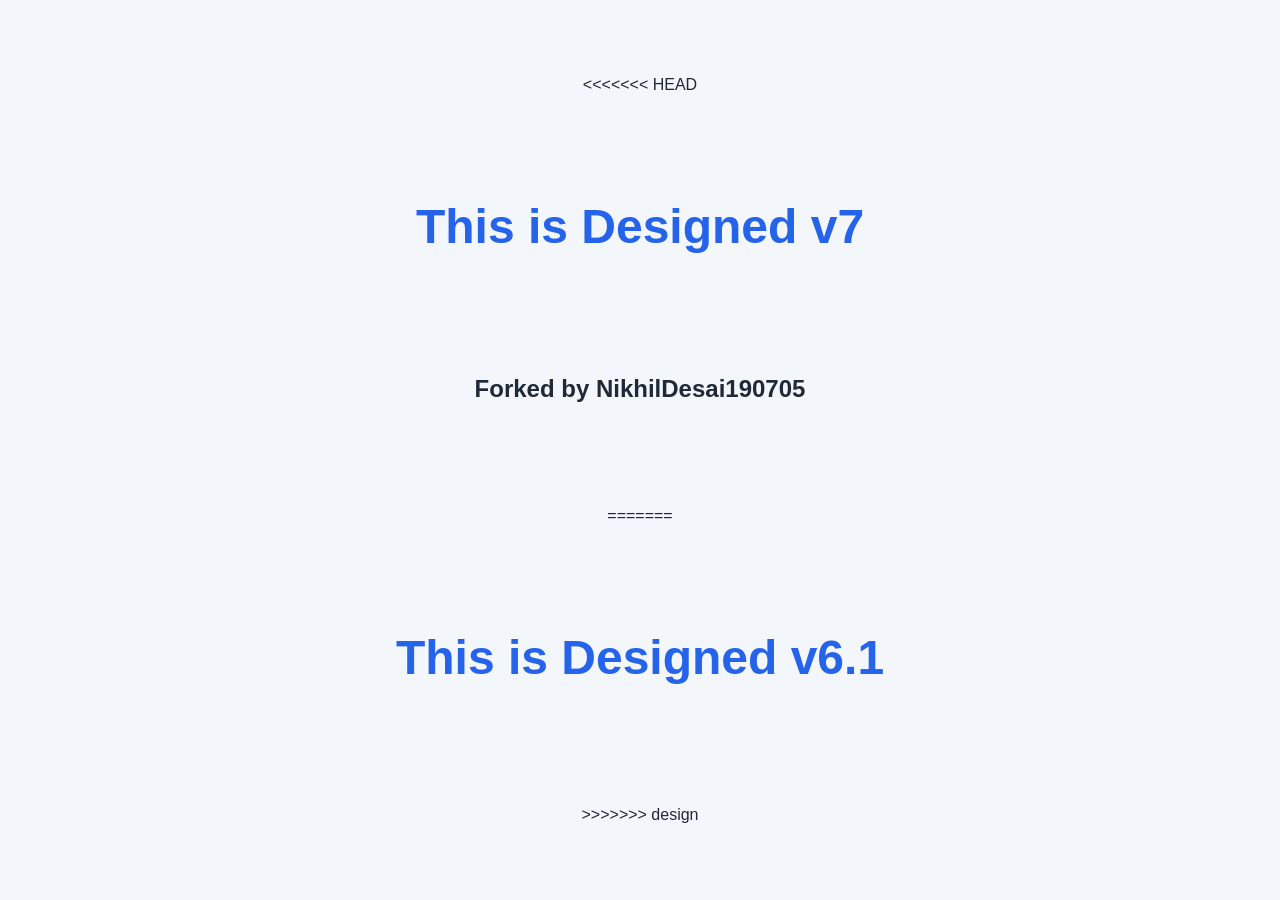
<file: index.html>
<!DOCTYPE html>
<html lang="en">
<head>
    <meta charset="UTF-8">
    <meta name="viewport" content="width=device-width, initial-scale=1.0">
    <title>Document</title>
    <link rel="stylesheet" href="style.css">
</head>
<body>
<<<<<<< HEAD
    <h1>This is Designed v7</h1>
    <h2>Forked by NikhilDesai190705</h2>
=======
    <h1>This is Designed v6.1</h1>
>>>>>>> design
</body>
</html>
</file>
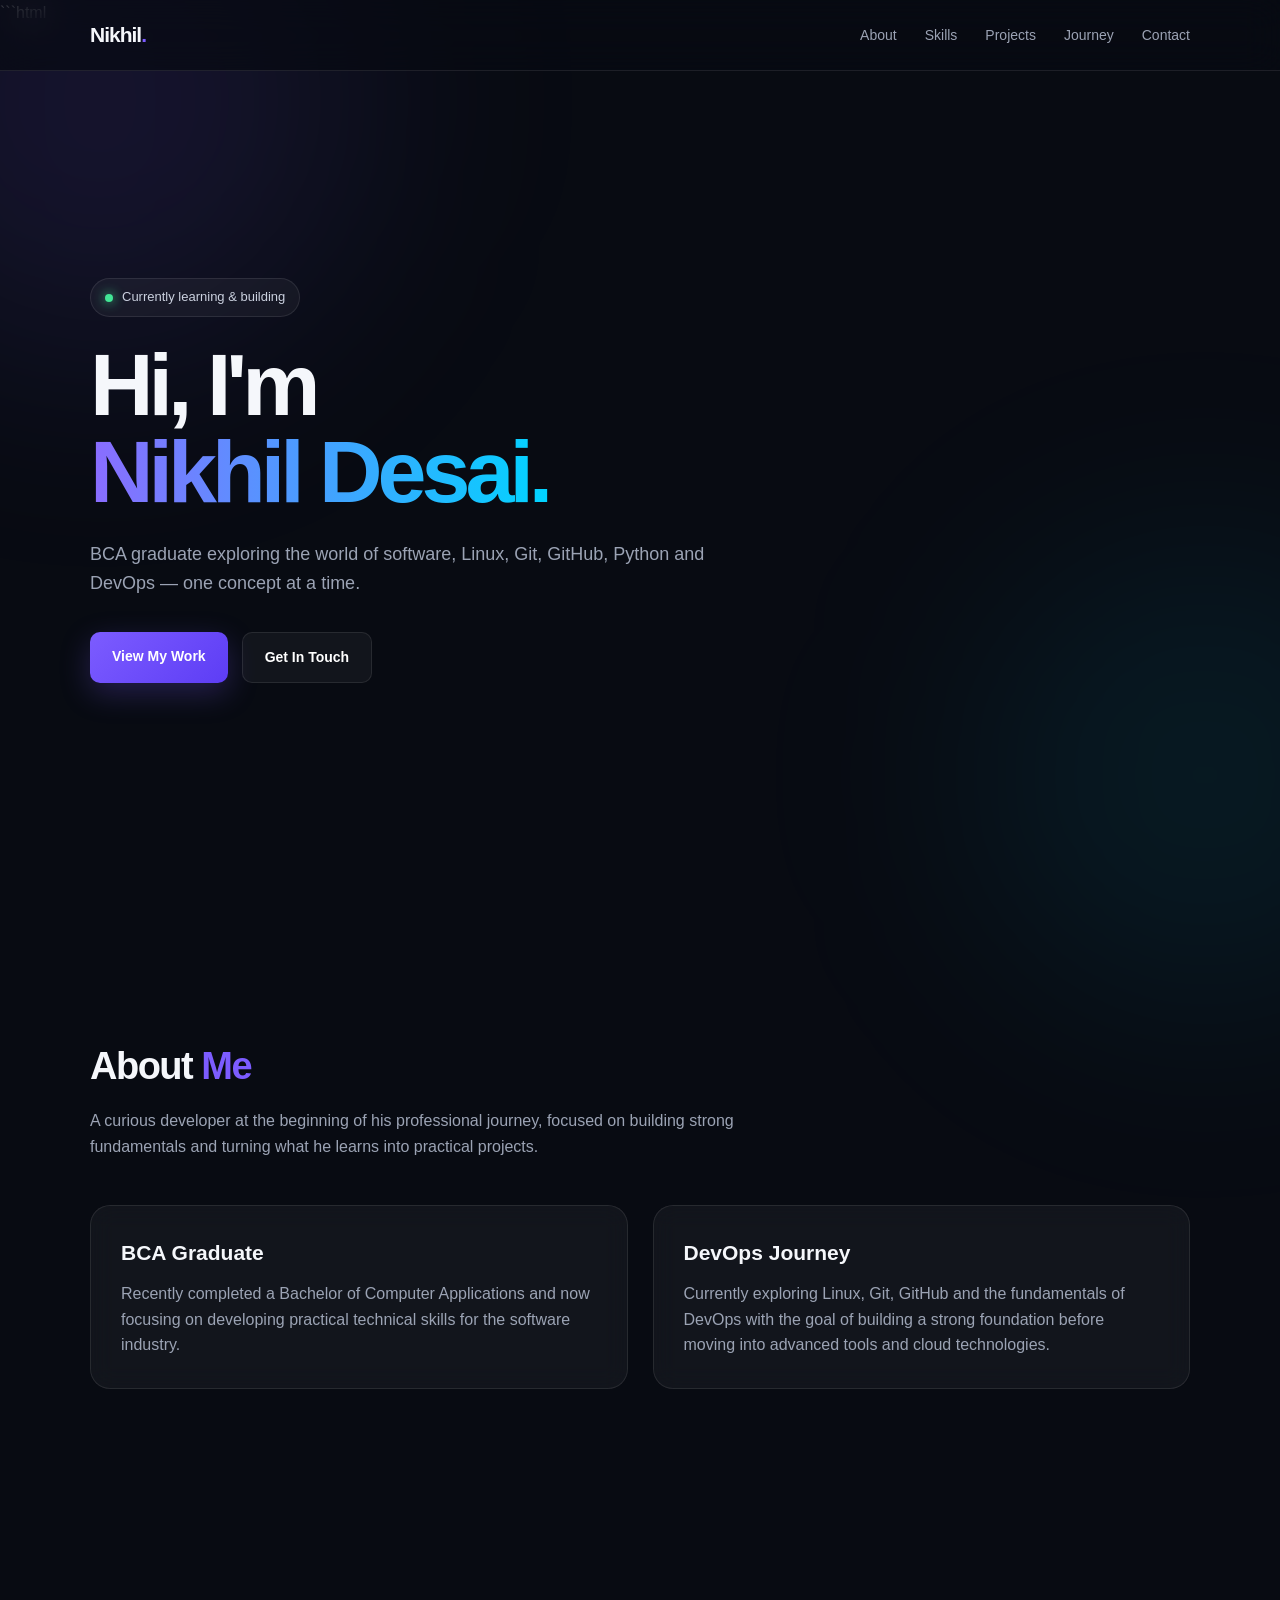
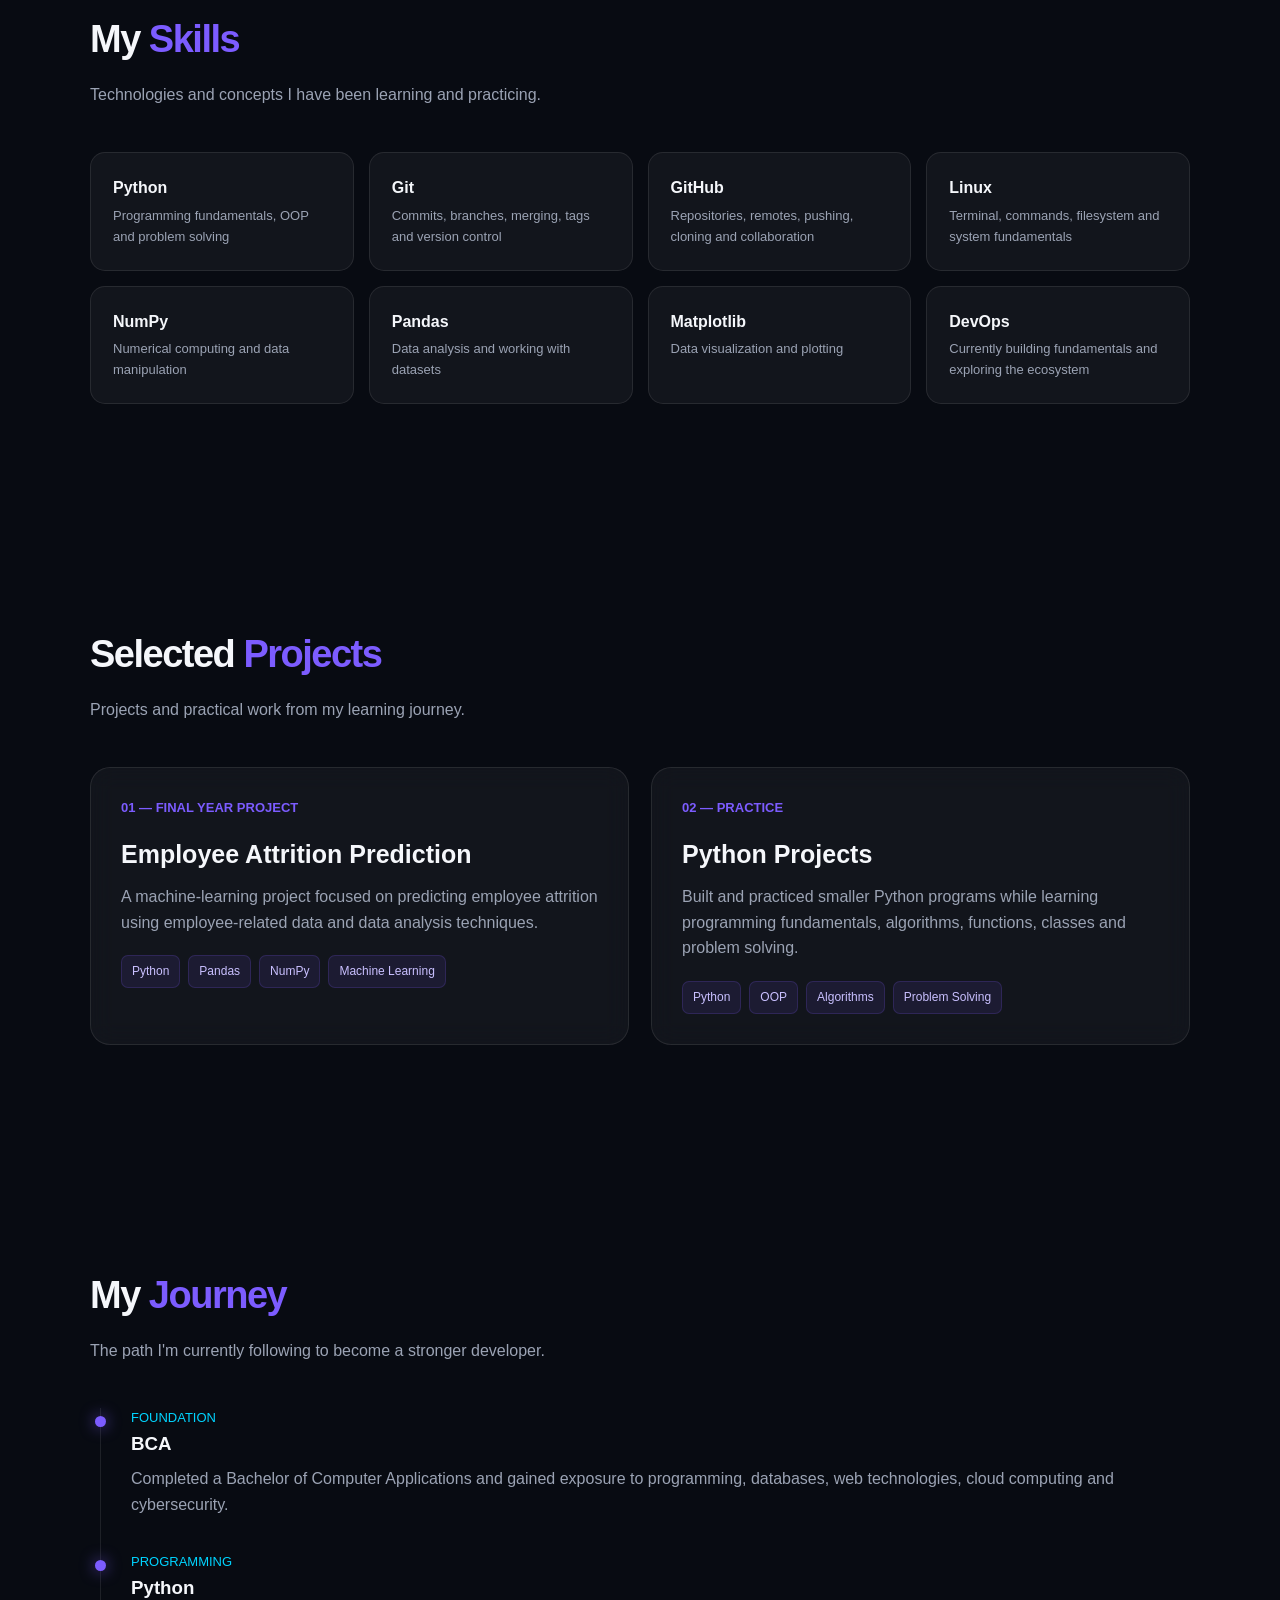
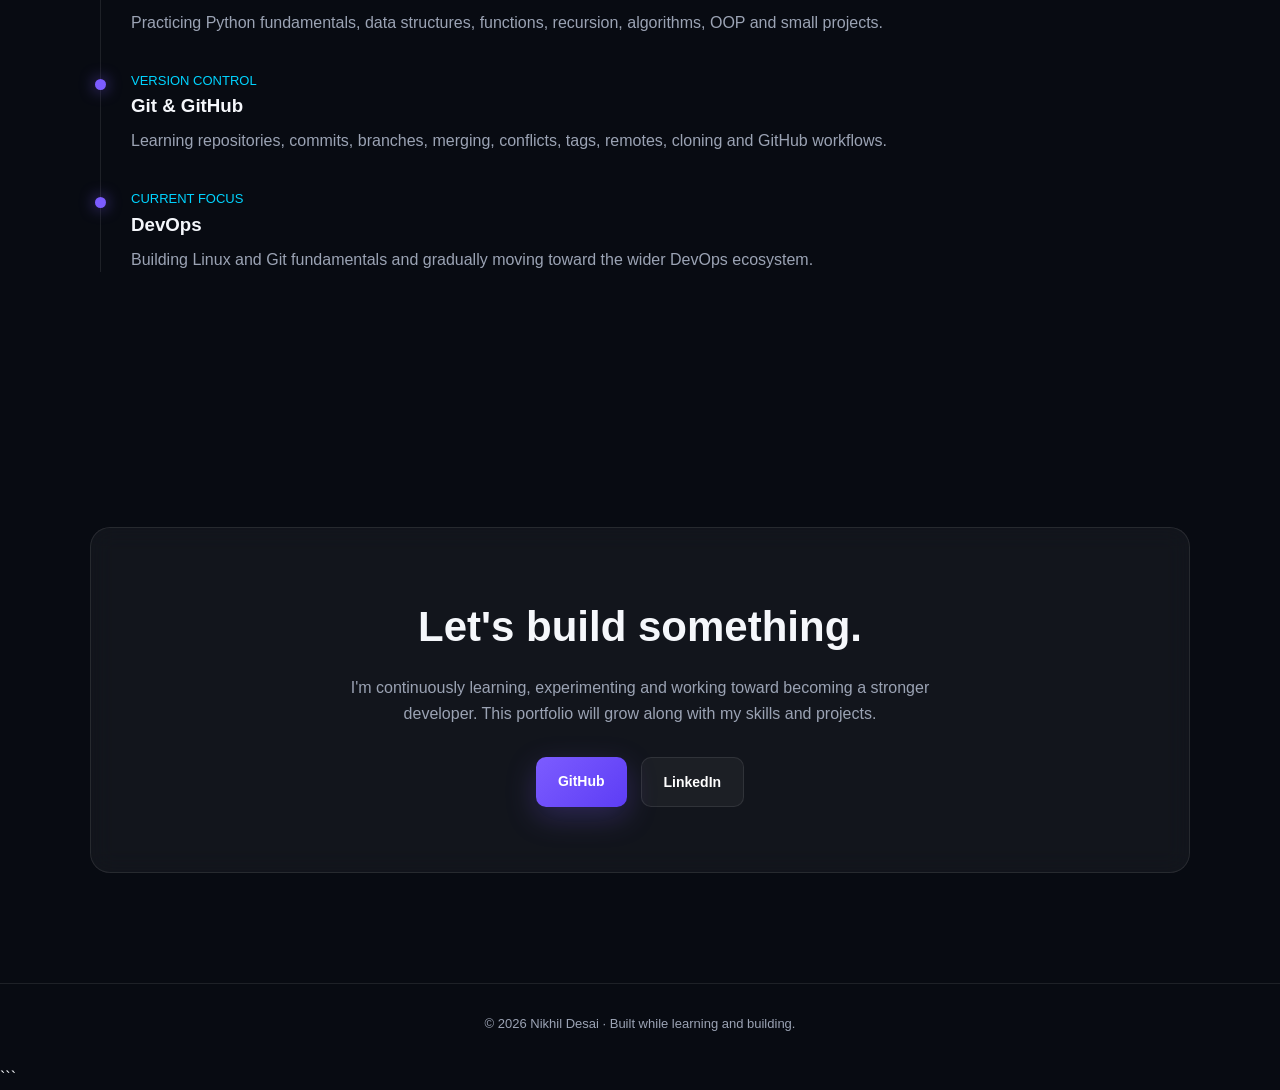
<file: mywebsite.html>
```html
<!DOCTYPE html>
<html lang="en">
<head>
    <meta charset="UTF-8">
    <meta name="viewport" content="width=device-width, initial-scale=1.0">

    <title>Nikhil Desai | Developer Portfolio</title>

    <style>
        * {
            margin: 0;
            padding: 0;
            box-sizing: border-box;
            scroll-behavior: smooth;
        }

        :root {
            --bg: #080b12;
            --card: rgba(255,255,255,0.045);
            --border: rgba(255,255,255,0.09);
            --text: #f5f7fb;
            --muted: #9ba3b4;
            --accent: #7c5cff;
            --accent2: #00d4ff;
        }

        body {
            font-family: "Inter", "Segoe UI", sans-serif;
            background: var(--bg);
            color: var(--text);
            line-height: 1.6;
            overflow-x: hidden;
        }

        /* Background */

        body::before {
            content: "";
            position: fixed;
            width: 500px;
            height: 500px;
            background: rgba(124, 92, 255, 0.12);
            filter: blur(120px);
            border-radius: 50%;
            top: -150px;
            left: -150px;
            z-index: -1;
        }

        body::after {
            content: "";
            position: fixed;
            width: 450px;
            height: 450px;
            background: rgba(0, 212, 255, 0.08);
            filter: blur(120px);
            border-radius: 50%;
            right: -150px;
            bottom: -100px;
            z-index: -1;
        }

        /* Navigation */

        nav {
            position: fixed;
            top: 0;
            width: 100%;
            z-index: 1000;
            backdrop-filter: blur(18px);
            background: rgba(8,11,18,0.72);
            border-bottom: 1px solid var(--border);
        }

        .nav-container {
            max-width: 1150px;
            margin: auto;
            padding: 18px 25px;
            display: flex;
            justify-content: space-between;
            align-items: center;
        }

        .logo {
            font-size: 21px;
            font-weight: 800;
            letter-spacing: -1px;
        }

        .logo span {
            color: var(--accent);
        }

        nav ul {
            list-style: none;
            display: flex;
            gap: 28px;
        }

        nav a {
            color: var(--muted);
            text-decoration: none;
            font-size: 14px;
            transition: 0.3s;
        }

        nav a:hover {
            color: white;
        }

        /* General */

        section {
            max-width: 1150px;
            margin: auto;
            padding: 110px 25px;
        }

        .section-title {
            font-size: 38px;
            margin-bottom: 12px;
            letter-spacing: -1.5px;
        }

        .section-title span {
            color: var(--accent);
        }

        .section-description {
            color: var(--muted);
            max-width: 650px;
            margin-bottom: 45px;
        }

        /* Hero */

        .hero {
            min-height: 100vh;
            display: flex;
            align-items: center;
            padding-top: 120px;
        }

        .hero-content {
            max-width: 760px;
        }

        .status {
            display: inline-flex;
            align-items: center;
            gap: 9px;
            padding: 8px 14px;
            border: 1px solid var(--border);
            background: var(--card);
            border-radius: 30px;
            color: #cbd1df;
            font-size: 13px;
            margin-bottom: 25px;
        }

        .status-dot {
            width: 8px;
            height: 8px;
            border-radius: 50%;
            background: #42e695;
            box-shadow: 0 0 12px #42e695;
        }

        .hero h1 {
            font-size: clamp(50px, 8vw, 88px);
            line-height: 0.98;
            letter-spacing: -5px;
            margin-bottom: 25px;
        }

        .gradient-text {
            background: linear-gradient(90deg, #8b6cff, #00d4ff);
            -webkit-background-clip: text;
            -webkit-text-fill-color: transparent;
        }

        .hero p {
            color: var(--muted);
            font-size: 18px;
            max-width: 650px;
            margin-bottom: 35px;
        }

        .buttons {
            display: flex;
            gap: 14px;
            flex-wrap: wrap;
        }

        .btn {
            display: inline-block;
            text-decoration: none;
            padding: 13px 22px;
            border-radius: 10px;
            font-weight: 600;
            font-size: 14px;
            transition: 0.3s;
        }

        .btn-primary {
            color: white;
            background: linear-gradient(135deg, var(--accent), #5d3df5);
            box-shadow: 0 10px 30px rgba(124,92,255,0.25);
        }

        .btn-primary:hover {
            transform: translateY(-3px);
            box-shadow: 0 15px 35px rgba(124,92,255,0.35);
        }

        .btn-secondary {
            color: white;
            border: 1px solid var(--border);
            background: var(--card);
        }

        .btn-secondary:hover {
            transform: translateY(-3px);
            border-color: rgba(255,255,255,0.25);
        }

        /* About */

        .about-grid {
            display: grid;
            grid-template-columns: 1fr 1fr;
            gap: 25px;
        }

        .glass-card {
            background: var(--card);
            border: 1px solid var(--border);
            border-radius: 20px;
            padding: 30px;
            backdrop-filter: blur(12px);
            transition: 0.3s;
        }

        .glass-card:hover {
            transform: translateY(-5px);
            border-color: rgba(124,92,255,0.35);
        }

        .glass-card h3 {
            margin-bottom: 12px;
            font-size: 21px;
        }

        .glass-card p {
            color: var(--muted);
        }

        /* Skills */

        .skills-grid {
            display: grid;
            grid-template-columns: repeat(4, 1fr);
            gap: 15px;
        }

        .skill {
            padding: 22px;
            border-radius: 15px;
            background: var(--card);
            border: 1px solid var(--border);
            transition: 0.3s;
        }

        .skill:hover {
            transform: translateY(-5px);
            border-color: var(--accent);
        }

        .skill-name {
            font-weight: 700;
            margin-bottom: 5px;
        }

        .skill p {
            font-size: 13px;
            color: var(--muted);
        }

        /* Projects */

        .projects-grid {
            display: grid;
            grid-template-columns: repeat(2, 1fr);
            gap: 22px;
        }

        .project {
            position: relative;
            overflow: hidden;
        }

        .project-number {
            color: var(--accent);
            font-size: 13px;
            font-weight: 700;
            margin-bottom: 15px;
        }

        .project h3 {
            font-size: 25px;
            margin-bottom: 10px;
        }

        .project p {
            color: var(--muted);
            margin-bottom: 20px;
        }

        .tags {
            display: flex;
            flex-wrap: wrap;
            gap: 8px;
        }

        .tag {
            padding: 6px 10px;
            border-radius: 7px;
            background: rgba(124,92,255,0.1);
            border: 1px solid rgba(124,92,255,0.18);
            color: #c9c0ff;
            font-size: 12px;
        }

        /* Journey */

        .timeline {
            border-left: 1px solid var(--border);
            margin-left: 10px;
            padding-left: 30px;
        }

        .timeline-item {
            position: relative;
            margin-bottom: 35px;
        }

        .timeline-item::before {
            content: "";
            position: absolute;
            width: 11px;
            height: 11px;
            border-radius: 50%;
            background: var(--accent);
            left: -36px;
            top: 8px;
            box-shadow: 0 0 15px rgba(124,92,255,0.7);
        }

        .timeline-item h3 {
            margin-bottom: 5px;
        }

        .timeline-item span {
            color: var(--accent2);
            font-size: 13px;
        }

        .timeline-item p {
            color: var(--muted);
            margin-top: 7px;
        }

        /* Contact */

        .contact-box {
            text-align: center;
            padding: 65px 30px;
        }

        .contact-box h2 {
            font-size: 42px;
            margin-bottom: 15px;
        }

        .contact-box p {
            color: var(--muted);
            max-width: 600px;
            margin: 0 auto 30px;
        }

        /* Footer */

        footer {
            text-align: center;
            padding: 30px 20px;
            border-top: 1px solid var(--border);
            color: var(--muted);
            font-size: 13px;
        }

        /* Responsive */

        @media (max-width: 800px) {

            nav ul {
                display: none;
            }

            .hero h1 {
                letter-spacing: -3px;
            }

            .about-grid,
            .projects-grid {
                grid-template-columns: 1fr;
            }

            .skills-grid {
                grid-template-columns: repeat(2, 1fr);
            }

            .section-title {
                font-size: 32px;
            }
        }

        @media (max-width: 500px) {

            section {
                padding: 80px 20px;
            }

            .skills-grid {
                grid-template-columns: 1fr;
            }

            .hero p {
                font-size: 16px;
            }

            .contact-box h2 {
                font-size: 32px;
            }
        }
    </style>
</head>

<body>

    <!-- Navigation -->

    <nav>
        <div class="nav-container">
            <div class="logo">Nikhil<span>.</span></div>

            <ul>
                <li><a href="#about">About</a></li>
                <li><a href="#skills">Skills</a></li>
                <li><a href="#projects">Projects</a></li>
                <li><a href="#journey">Journey</a></li>
                <li><a href="#contact">Contact</a></li>
            </ul>
        </div>
    </nav>


    <!-- Hero -->

    <section class="hero">

        <div class="hero-content">

            <div class="status">
                <span class="status-dot"></span>
                Currently learning & building
            </div>

            <h1>
                Hi, I'm <br>
                <span class="gradient-text">Nikhil Desai.</span>
            </h1>

            <p>
                BCA graduate exploring the world of software, Linux,
                Git, GitHub, Python and DevOps — one concept at a time.
            </p>

            <div class="buttons">
                <a href="#projects" class="btn btn-primary">
                    View My Work
                </a>

                <a href="#contact" class="btn btn-secondary">
                    Get In Touch
                </a>
            </div>

        </div>

    </section>


    <!-- About -->

    <section id="about">

        <h2 class="section-title">
            About <span>Me</span>
        </h2>

        <p class="section-description">
            A curious developer at the beginning of his professional journey,
            focused on building strong fundamentals and turning what he learns
            into practical projects.
        </p>

        <div class="about-grid">

            <div class="glass-card">
                <h3>BCA Graduate</h3>

                <p>
                    Recently completed a Bachelor of Computer Applications
                    and now focusing on developing practical technical skills
                    for the software industry.
                </p>
            </div>

            <div class="glass-card">
                <h3>DevOps Journey</h3>

                <p>
                    Currently exploring Linux, Git, GitHub and the fundamentals
                    of DevOps with the goal of building a strong foundation
                    before moving into advanced tools and cloud technologies.
                </p>
            </div>

        </div>

    </section>


    <!-- Skills -->

    <section id="skills">

        <h2 class="section-title">
            My <span>Skills</span>
        </h2>

        <p class="section-description">
            Technologies and concepts I have been learning and practicing.
        </p>

        <div class="skills-grid">

            <div class="skill">
                <div class="skill-name">Python</div>
                <p>Programming fundamentals, OOP and problem solving</p>
            </div>

            <div class="skill">
                <div class="skill-name">Git</div>
                <p>Commits, branches, merging, tags and version control</p>
            </div>

            <div class="skill">
                <div class="skill-name">GitHub</div>
                <p>Repositories, remotes, pushing, cloning and collaboration</p>
            </div>

            <div class="skill">
                <div class="skill-name">Linux</div>
                <p>Terminal, commands, filesystem and system fundamentals</p>
            </div>

            <div class="skill">
                <div class="skill-name">NumPy</div>
                <p>Numerical computing and data manipulation</p>
            </div>

            <div class="skill">
                <div class="skill-name">Pandas</div>
                <p>Data analysis and working with datasets</p>
            </div>

            <div class="skill">
                <div class="skill-name">Matplotlib</div>
                <p>Data visualization and plotting</p>
            </div>

            <div class="skill">
                <div class="skill-name">DevOps</div>
                <p>Currently building fundamentals and exploring the ecosystem</p>
            </div>

        </div>

    </section>


    <!-- Projects -->

    <section id="projects">

        <h2 class="section-title">
            Selected <span>Projects</span>
        </h2>

        <p class="section-description">
            Projects and practical work from my learning journey.
        </p>

        <div class="projects-grid">

            <div class="glass-card project">

                <div class="project-number">01 — FINAL YEAR PROJECT</div>

                <h3>Employee Attrition Prediction</h3>

                <p>
                    A machine-learning project focused on predicting employee
                    attrition using employee-related data and data analysis
                    techniques.
                </p>

                <div class="tags">
                    <span class="tag">Python</span>
                    <span class="tag">Pandas</span>
                    <span class="tag">NumPy</span>
                    <span class="tag">Machine Learning</span>
                </div>

            </div>


            <div class="glass-card project">

                <div class="project-number">02 — PRACTICE</div>

                <h3>Python Projects</h3>

                <p>
                    Built and practiced smaller Python programs while learning
                    programming fundamentals, algorithms, functions, classes
                    and problem solving.
                </p>

                <div class="tags">
                    <span class="tag">Python</span>
                    <span class="tag">OOP</span>
                    <span class="tag">Algorithms</span>
                    <span class="tag">Problem Solving</span>
                </div>

            </div>

        </div>

    </section>


    <!-- Learning Journey -->

    <section id="journey">

        <h2 class="section-title">
            My <span>Journey</span>
        </h2>

        <p class="section-description">
            The path I'm currently following to become a stronger developer.
        </p>

        <div class="timeline">

            <div class="timeline-item">

                <span>FOUNDATION</span>

                <h3>BCA</h3>

                <p>
                    Completed a Bachelor of Computer Applications and gained
                    exposure to programming, databases, web technologies,
                    cloud computing and cybersecurity.
                </p>

            </div>


            <div class="timeline-item">

                <span>PROGRAMMING</span>

                <h3>Python</h3>

                <p>
                    Practicing Python fundamentals, data structures,
                    functions, recursion, algorithms, OOP and small projects.
                </p>

            </div>


            <div class="timeline-item">

                <span>VERSION CONTROL</span>

                <h3>Git & GitHub</h3>

                <p>
                    Learning repositories, commits, branches, merging,
                    conflicts, tags, remotes, cloning and GitHub workflows.
                </p>

            </div>


            <div class="timeline-item">

                <span>CURRENT FOCUS</span>

                <h3>DevOps</h3>

                <p>
                    Building Linux and Git fundamentals and gradually moving
                    toward the wider DevOps ecosystem.
                </p>

            </div>

        </div>

    </section>


    <!-- Contact -->

    <section id="contact">

        <div class="glass-card contact-box">

            <h2>Let's build something.</h2>

            <p>
                I'm continuously learning, experimenting and working toward
                becoming a stronger developer. This portfolio will grow along
                with my skills and projects.
            </p>

            <div class="buttons" style="justify-content:center;">

                <!-- Replace these with your real links -->

                <a href="#" class="btn btn-primary">
                    GitHub
                </a>

                <a href="#" class="btn btn-secondary">
                    LinkedIn
                </a>

            </div>

        </div>

    </section>


    <!-- Footer -->

    <footer>

        © 2026 Nikhil Desai · Built while learning and building.

    </footer>


</body>
</html>
```
</file>
<file: style.css>
* {
	box-sizing: border-box;
	margin: 0;
	padding: 0;
}

body {
	min-height: 100vh;
	display: grid;
	place-items: center;
	padding: 24px;
	background: #f3f6fb;
	color: #1f2937;
	font-family: Arial, sans-serif;
	text-align: center;
}

.container {
	width: min(100%, 680px);
	padding: 64px 32px;
	background: #ffffff;
	border-radius: 12px;
	box-shadow: 0 12px 30px rgba(31, 41, 55, 0.12);
}

h1 {
	margin-bottom: 16px;
	color: #2563eb;
	font-size: clamp(2rem, 5vw, 3rem);
}

p {
	margin-bottom: 28px;
	color: #6b7280;
	font-size: 1.1rem;
	line-height: 1.6;
}

.button {
	display: inline-block;
	padding: 12px 22px;
	border-radius: 6px;
	background: #2563eb;
	color: #ffffff;
	text-decoration: none;
	transition: background 0.2s ease, transform 0.2s ease;
}

.button:hover {
	background: #1d4ed8;
	transform: translateY(-2px);
}
</file>
